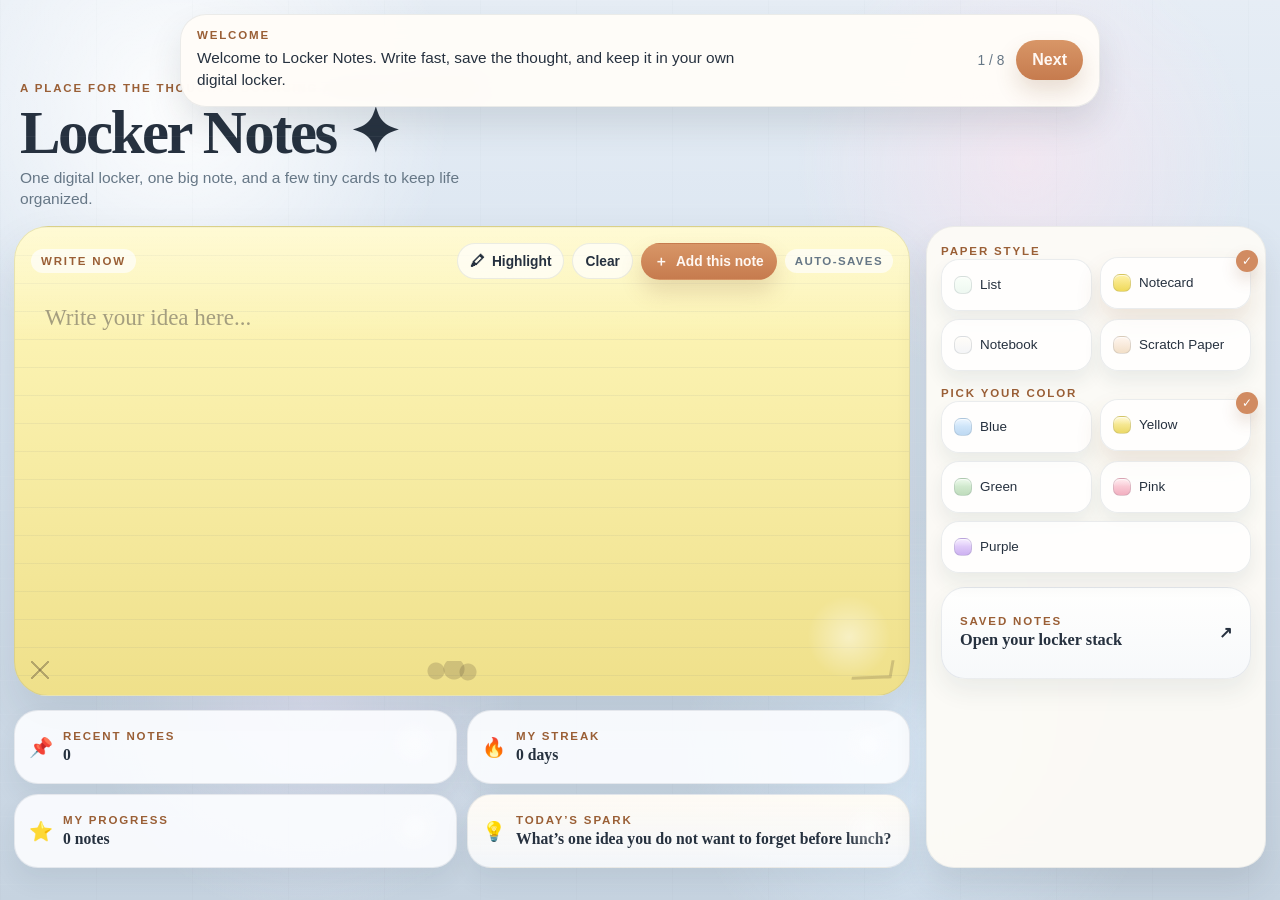
<file: index.html>
<!DOCTYPE html>
<html lang="en">
<head>
  <meta charset="UTF-8" />
  <meta name="viewport" content="width=device-width, initial-scale=1.0" />
  <title>Locker Notes</title>
  <meta
    name="description"
    content="A fun student-friendly locker workspace for sticky notes, notebook pages, lists, scratch paper, and saved ideas."
  />
  <link rel="stylesheet" href="styles.css" />
</head>
<body>
  <div class="app-shell">
    <div class="guide-banner" id="guideBanner" role="status" aria-live="polite">
      <div class="guide-copy">
        <span class="guide-tag">Welcome</span>
        <p id="guideText">Locker Notes is a quick place to write, save, and keep your thoughts without reading a long intro.</p>
      </div>
      <div class="guide-actions">
        <span class="guide-step" id="guideStep">1 / 8</span>
        <button class="guide-next" id="guideNext" type="button">Next</button>
      </div>
    </div>

    <main class="studio">
      <header class="studio-header">
        <div class="brand-block">
          <p class="eyebrow">A place for the thoughts bouncing around your brain</p>
          <h1>Locker Notes ✦</h1>
          <p class="subtitle">One digital locker, one big note, and a few tiny cards to keep life organized.</p>
        </div>
      </header>

      <section class="workspace-column">
        <article class="editor-card paper-card" id="editorCard" data-color="butter" data-kind="notecard">
          <div class="paper-topline">
            <span class="paper-chip">Write now</span>
            <div class="paper-tools">
              <button class="tool-btn tool-btn-small inline-tool" id="highlightBtn" type="button"><span class="tool-icon">🖍</span>Highlight</button>
              <button class="tool-btn tool-btn-small inline-tool" id="removeBtn" type="button">Clear</button>
              <button class="tool-btn tool-btn-small inline-tool primary" id="saveBtn" type="button"><span class="tool-icon">＋</span><span id="saveLabel">Add this note</span></button>
              <span class="paper-chip muted" id="autosaveLabel">Auto-saves</span>
            </div>
          </div>

          <div
            id="editor"
            class="editor"
            contenteditable="true"
            spellcheck="true"
            data-placeholder="Write your idea here..."
            aria-label="Writing space"
          ></div>

          <div class="corner-doodles" aria-hidden="true">
            <span class="doodle doodle-star"></span>
            <span class="doodle doodle-cloud"></span>
            <span class="doodle doodle-arrow"></span>
          </div>
        </article>
      </section>

      <section class="locker-glance" aria-label="Locker at a glance">
        <article class="glance-card">
          <span class="glance-icon">📌</span>
          <div>
            <p class="glance-label">Recent notes</p>
            <strong id="recentCount">0</strong>
          </div>
        </article>
        <article class="glance-card">
          <span class="glance-icon">🔥</span>
          <div>
            <p class="glance-label">My streak</p>
            <strong id="streakCount">0 days</strong>
          </div>
        </article>
        <article class="glance-card">
          <span class="glance-icon">⭐</span>
          <div>
            <p class="glance-label">My progress</p>
            <strong id="progressCount">0 notes</strong>
          </div>
        </article>
        <article class="glance-card spark-card">
          <span class="glance-icon">💡</span>
          <div>
            <p class="glance-label">Today’s spark</p>
            <strong id="sparkText">Write about something you could explain for 5 minutes.</strong>
          </div>
        </article>
      </section>

      <aside class="locker-side" aria-label="Locker cards" hidden aria-hidden="true">
        <article class="side-card side-note">
          <span class="side-kicker">My notes</span>
          <div class="side-line">
            <strong id="savedCounter">0 saved</strong>
            <span class="note-stamp">locker</span>
          </div>
          <p id="sideHint">Tap Add this note to tuck a thought into your locker.</p>
        </article>

        <article class="side-card side-spark">
          <span class="side-kicker">Random idea</span>
          <p id="randomIdea">What song would match the mood of your day?</p>
        </article>

        <article class="side-card side-progress">
          <span class="side-kicker">My progress</span>
          <p id="progressDetail">0 notes created today.</p>
        </article>

        <article class="side-card side-buddy">
          <span class="side-kicker">Locker buddy</span>
          <p id="buddyText">Your notes are safe, even the messy ones.</p>
        </article>
      </aside>

      <footer class="tool-dock" aria-label="Customizing tools">
        <div class="tool-pack">
          <div class="tool-group">
            <span class="dock-label">Paper style</span>
            <div class="style-picker" id="stylePicker">
              <button class="style-choice selected" data-kind="list" type="button">
                <span class="style-thumb style-list"></span>
                <span>List</span>
              </button>
              <button class="style-choice" data-kind="notecard" type="button">
                <span class="style-thumb style-notecard"></span>
                <span>Notecard</span>
              </button>
              <button class="style-choice" data-kind="notebook" type="button">
                <span class="style-thumb style-notebook"></span>
                <span>Notebook</span>
              </button>
              <button class="style-choice" data-kind="scratch" type="button">
                <span class="style-thumb style-scratch"></span>
                <span>Scratch Paper</span>
              </button>
            </div>
          </div>

          <div class="tool-group">
            <span class="dock-label">Pick your color</span>
            <div class="palette" id="palette">
              <button class="paper-swatch selected" data-color="sky" type="button">
                <span class="swatch-sheet"></span>
                <span>Blue</span>
              </button>
              <button class="paper-swatch" data-color="butter" type="button">
                <span class="swatch-sheet"></span>
                <span>Yellow</span>
              </button>
              <button class="paper-swatch" data-color="mint" type="button">
                <span class="swatch-sheet"></span>
                <span>Green</span>
              </button>
              <button class="paper-swatch" data-color="blush" type="button">
                <span class="swatch-sheet"></span>
                <span>Pink</span>
              </button>
              <button class="paper-swatch" data-color="plum" type="button">
                <span class="swatch-sheet"></span>
                <span>Purple</span>
              </button>
            </div>
          </div>
        </div>
        <button class="saved-trigger saved-panel-card" id="savedNotesBtn" type="button" aria-label="View saved notes">
          <span class="saved-trigger-copy">
            <span class="drawer-kicker">Saved notes</span>
            <span class="saved-trigger-title">Open your locker stack</span>
          </span>
          <span class="btn-icon" aria-hidden="true">↗</span>
        </button>
      </footer>
    </main>

    <aside class="saved-drawer" id="savedDrawer" aria-hidden="true">
      <div class="drawer-head">
        <button class="back-btn" id="backBtn" type="button" aria-label="Back to writing">←</button>
        <div>
          <p class="drawer-kicker">Saved notes</p>
          <h2>Your locker stack</h2>
        </div>
      </div>
      <div class="saved-list" id="savedList"></div>
    </aside>
  </div>
  <template id="savedNoteTemplate">
    <article class="saved-note paper-card">
      <div class="paper-topline">
        <span class="paper-chip">Saved</span>
        <button class="mini-remove" type="button" aria-label="Remove saved note">×</button>
      </div>
      <h3 class="saved-title"></h3>
      <p class="saved-preview"></p>
      <div class="saved-meta">
        <button class="load-btn" type="button">Open</button>
        <span class="saved-date"></span>
      </div>
    </article>
  </template>

  <script src="script.js"></script>
</body>
</html>
</file>
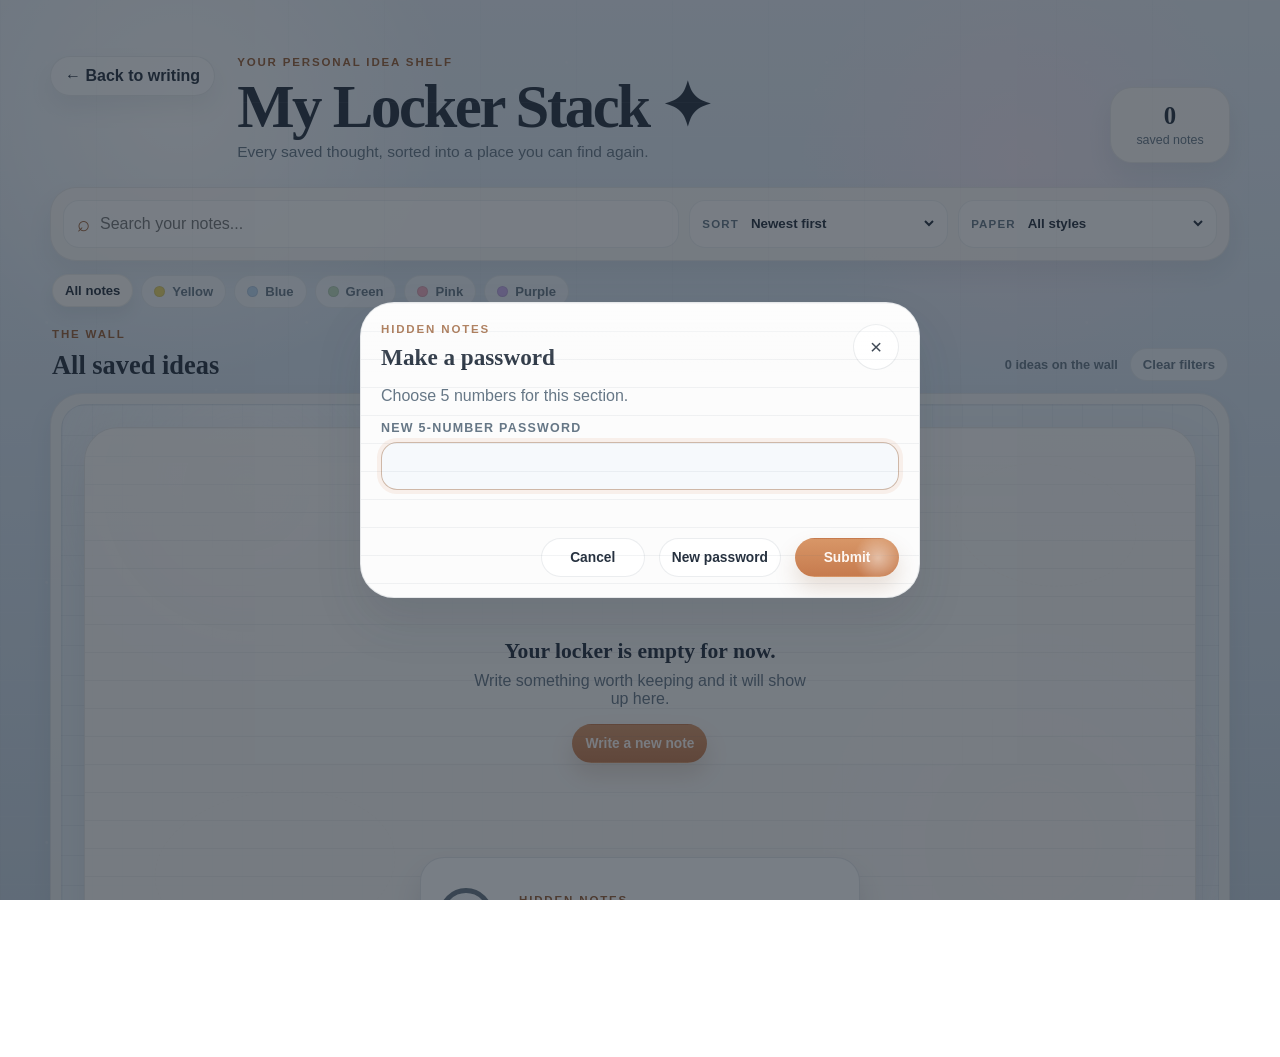
<file: hidden.html>
<!DOCTYPE html>
<html lang="en">
<head>
  <meta charset="UTF-8" />
  <meta name="viewport" content="width=device-width, initial-scale=1.0" />
  <title>Hidden Note | Locker Notes</title>
  <meta name="description" content="Write a hidden Locker Notes idea for the Other section." />
  <link rel="stylesheet" href="styles.css" />
</head>
<body>
  <div class="app-shell hidden-page-shell">
    <main class="studio hidden-studio">
      <header class="studio-header hidden-header">
        <a class="back-link hidden-back-link" href="saved.html#other" aria-label="Back to Other">←</a>
        <div class="brand-block">
          <p class="eyebrow">Other</p>
          <h1>hidden note</h1>
          <p class="subtitle">A private writing space for ideas you want tucked away.</p>
        </div>
      </header>

      <section class="workspace-column">
        <article class="editor-card paper-card" id="editorCard" data-color="butter" data-kind="notecard">
          <div class="paper-topline">
            <span class="paper-chip">Hidden</span>
            <div class="paper-tools">
              <button class="tool-btn tool-btn-small inline-tool" id="highlightBtn" type="button"><span class="tool-icon">🖍</span>Highlight</button>
              <span class="paper-chip muted" id="autosaveLabel">Auto-saves</span>
            </div>
          </div>

          <div
            id="editor"
            class="editor"
            contenteditable="true"
            spellcheck="true"
            data-placeholder="Write your hidden idea here..."
            aria-label="Hidden writing space"
          ></div>

          <div class="corner-doodles" aria-hidden="true">
            <span class="doodle doodle-star"></span>
            <span class="doodle doodle-cloud"></span>
            <span class="doodle doodle-arrow"></span>
          </div>
        </article>
      </section>

      <footer class="tool-dock" aria-label="Hidden note tools">
        <div class="tool-pack">
          <div class="tool-group">
            <span class="dock-label">Paper style</span>
            <div class="style-picker" id="stylePicker">
              <button class="style-choice selected" data-kind="list" type="button">
                <span class="style-thumb style-list"></span>
                <span>List</span>
              </button>
              <button class="style-choice" data-kind="notecard" type="button">
                <span class="style-thumb style-notecard"></span>
                <span>Notecard</span>
              </button>
              <button class="style-choice" data-kind="notebook" type="button">
                <span class="style-thumb style-notebook"></span>
                <span>Notebook</span>
              </button>
              <button class="style-choice" data-kind="scratch" type="button">
                <span class="style-thumb style-scratch"></span>
                <span>Scratch Paper</span>
              </button>
            </div>
          </div>

          <div class="tool-group">
            <span class="dock-label">Pick your color</span>
            <div class="palette" id="palette">
              <button class="paper-swatch selected" data-color="sky" type="button">
                <span class="swatch-sheet"></span>
                <span>Blue</span>
              </button>
              <button class="paper-swatch" data-color="butter" type="button">
                <span class="swatch-sheet"></span>
                <span>Yellow</span>
              </button>
              <button class="paper-swatch" data-color="mint" type="button">
                <span class="swatch-sheet"></span>
                <span>Green</span>
              </button>
              <button class="paper-swatch" data-color="blush" type="button">
                <span class="swatch-sheet"></span>
                <span>Pink</span>
              </button>
              <button class="paper-swatch" data-color="plum" type="button">
                <span class="swatch-sheet"></span>
                <span>Purple</span>
              </button>
            </div>
          </div>

          <div class="tool-group">
            <span class="dock-label">Add this note</span>
            <div class="action-group">
              <button class="tool-btn" id="removeBtn" type="button"><span class="tool-icon">✕</span>Remove</button>
              <button class="tool-btn primary" id="saveBtn" type="button"><span class="tool-icon">＋</span><span id="saveLabel">Add note</span></button>
            </div>
          </div>
        </div>
      </footer>
    </main>
  </div>

  <script src="hidden.js"></script>
</body>
</html>
</file>
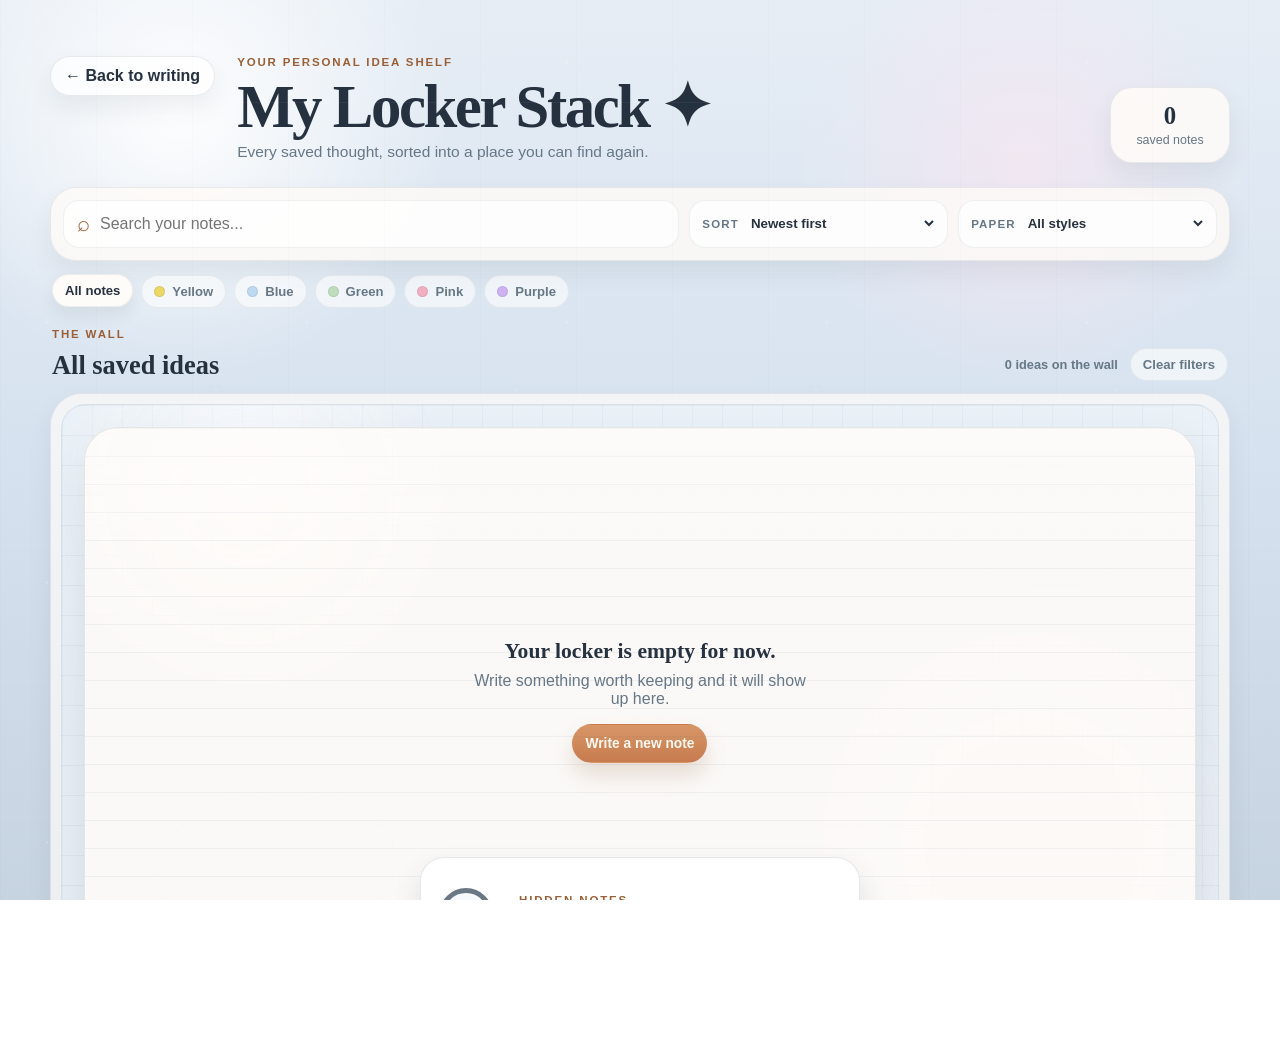
<file: saved.html>
<!DOCTYPE html>
<html lang="en">
<head>
  <meta charset="UTF-8" />
  <meta name="viewport" content="width=device-width, initial-scale=1.0" />
  <title>Saved Notes | Locker Notes</title>
  <meta name="description" content="Browse, filter, and reopen your saved Locker Notes ideas." />
  <link rel="stylesheet" href="styles.css" />
</head>
<body class="saved-page-body">
  <div class="app-shell saved-page-shell">
    <main class="saved-page">
      <header class="saved-page-header">
        <a class="back-link" href="index.html#workspace" aria-label="Back to Locker Notes">← Back to writing</a>
        <div class="saved-page-title">
          <p class="eyebrow">Your personal idea shelf</p>
          <h1>My Locker Stack ✦</h1>
          <p class="subtitle">Every saved thought, sorted into a place you can find again.</p>
        </div>
        <div class="saved-page-count" aria-live="polite">
          <strong id="savedTotal">0</strong>
          <span>saved notes</span>
        </div>
      </header>

      <section class="saved-controls" aria-label="Find saved notes">
        <label class="saved-search">
          <span class="sr-only">Search saved notes</span>
          <span class="search-icon" aria-hidden="true">⌕</span>
          <input id="searchNotes" type="search" placeholder="Search your notes..." autocomplete="off" />
        </label>

        <label class="select-control">
          <span>Sort</span>
          <select id="sortNotes">
            <option value="newest">Newest first</option>
            <option value="oldest">Oldest first</option>
            <option value="edited">Recently edited</option>
            <option value="alphabetical">A to Z</option>
          </select>
        </label>

        <label class="select-control">
          <span>Paper</span>
          <select id="kindFilter">
            <option value="all">All styles</option>
            <option value="notecard">Notecard</option>
            <option value="notebook">Notebook</option>
            <option value="list">List</option>
            <option value="scratch">Scratch Paper</option>
          </select>
        </label>
      </section>

      <nav class="filter-tabs" aria-label="Quick color filters">
        <button class="filter-tab selected" data-color="all" type="button">All notes</button>
        <button class="filter-tab" data-color="butter" type="button"><span class="tab-dot dot-butter"></span>Yellow</button>
        <button class="filter-tab" data-color="sky" type="button"><span class="tab-dot dot-sky"></span>Blue</button>
        <button class="filter-tab" data-color="mint" type="button"><span class="tab-dot dot-mint"></span>Green</button>
        <button class="filter-tab" data-color="blush" type="button"><span class="tab-dot dot-blush"></span>Pink</button>
        <button class="filter-tab" data-color="plum" type="button"><span class="tab-dot dot-plum"></span>Purple</button>
      </nav>

      <section class="saved-results-head">
        <div>
          <p class="eyebrow">The wall</p>
          <h2 id="resultsHeading">All saved ideas</h2>
        </div>
        <div class="board-actions">
          <span class="board-count" id="boardCount">Drag, drop, and group your thoughts</span>
          <button class="clear-filters" id="clearFilters" type="button">Clear filters</button>
        </div>
      </section>

      <section class="brainstorm-board" aria-label="Brainstorming wall">
        <div class="board-surface" id="savedGrid" aria-live="polite" tabindex="0">
          <span class="board-sticker board-sticker-one" aria-hidden="true">✦</span>
          <span class="board-sticker board-sticker-two" aria-hidden="true">→</span>
          <span class="board-sticker board-sticker-three" aria-hidden="true">ideas live here</span>
        </div>
      </section>
    </main>
  </div>

  <template id="savedCardTemplate">
    <article class="saved-note saved-page-note paper-card">
      <div class="saved-note-topline">
        <span class="paper-chip saved-kind"></span>
        <span class="saved-color-label"></span>
        <button class="mini-remove" type="button" aria-label="Remove saved note">×</button>
      </div>
      <h3 class="saved-title"></h3>
      <p class="saved-preview"></p>
      <div class="saved-meta">
        <button class="load-btn" type="button">Open note</button>
        <button class="move-hidden-btn" type="button">Move to Other</button>
        <span class="saved-date"></span>
      </div>
    </article>
  </template>

  <div class="note-modal-backdrop" id="noteModal" aria-hidden="true">
    <section class="note-modal paper-card" role="dialog" aria-modal="true" aria-labelledby="modalTitle">
      <div class="note-modal-head">
        <div>
          <p class="eyebrow">Editing your note</p>
          <h2 id="modalTitle">Open note</h2>
        </div>
        <button class="back-btn modal-close" id="closeModal" type="button" aria-label="Close note editor">×</button>
      </div>

      <div class="note-modal-tools">
        <label class="modal-select">
          <span>Color</span>
          <select id="modalColor">
            <option value="sky">Blue</option>
            <option value="butter">Yellow</option>
            <option value="mint">Green</option>
            <option value="blush">Pink</option>
            <option value="plum">Purple</option>
          </select>
        </label>
        <label class="modal-select">
          <span>Paper</span>
          <select id="modalKind">
            <option value="notecard">Notecard</option>
            <option value="notebook">Notebook</option>
            <option value="list">List</option>
            <option value="scratch">Scratch Paper</option>
          </select>
        </label>
      </div>

      <div class="note-modal-paper paper-card" id="modalPaper" data-color="butter" data-kind="notecard">
        <div class="paper-topline">
          <span class="paper-chip">Your note</span>
          <span class="paper-chip muted">Edit mode</span>
        </div>
        <div class="note-modal-editor" id="modalEditor" contenteditable="true" spellcheck="true" aria-label="Edit saved note"></div>
      </div>

      <div class="note-modal-actions">
        <button class="tool-btn" id="cancelModal" type="button">Cancel</button>
        <button class="tool-btn primary" id="updateNote" type="button"><span class="tool-icon">✓</span>Update note</button>
      </div>
    </section>
  </div>

  <div class="secret-modal-backdrop" id="secretModal" aria-hidden="true">
    <section class="secret-modal paper-card" role="dialog" aria-modal="true" aria-labelledby="secretTitle">
      <div class="secret-modal-head">
        <div>
          <p class="eyebrow">Hidden notes</p>
          <h2 id="secretTitle">Make a password</h2>
        </div>
        <button class="back-btn modal-close" id="secretClose" type="button" aria-label="Close hidden notes">×</button>
      </div>

      <p class="secret-message" id="secretMessage">Choose 5 numbers for this section.</p>
      <label class="secret-input-label">
        <span id="secretInputLabel">Password</span>
        <input id="secretPasswordInput" type="password" inputmode="numeric" maxlength="5" autocomplete="off" pattern="[0-9]{5}" />
      </label>
      <p class="secret-error" id="secretError" role="alert" aria-live="polite"></p>

      <div class="secret-notes-panel" id="secretNotesPanel" hidden>
        <div class="secret-notes-head">
          <strong id="secretNotesCount">0 hidden notes</strong>
          <a class="tool-btn primary secret-add-link" href="hidden.html">Add hidden note</a>
        </div>
        <div class="secret-notes-list" id="secretNotesList"></div>
      </div>

      <div class="secret-actions">
        <button class="tool-btn" id="secretCancel" type="button">Cancel</button>
        <button class="tool-btn" id="secretNewPassword" type="button">New password</button>
        <button class="tool-btn primary" id="secretSubmit" type="button">Submit</button>
      </div>
    </section>
  </div>

  <script src="saved.js"></script>
</body>
</html>
</file>
<file: styles.css>
:root {
  --ink: #26313f;
  --muted: #667786;
  --accent: #d18b61;
  --accent-dark: #9a5f36;
  --shadow: 0 24px 48px rgba(42, 58, 71, 0.12);
  --soft-shadow: 0 12px 24px rgba(42, 58, 71, 0.08);
  --round-xl: 34px;
  --round-lg: 24px;
  --round-md: 18px;
}

* {
  box-sizing: border-box;
}

html,
body {
  height: 100%;
}

html {
  overflow: hidden;
}

body {
  margin: 0;
  color: var(--ink);
  font-family: "Trebuchet MS", "Avenir Next", "Arial", sans-serif;
  background:
    radial-gradient(circle at 14% 12%, rgba(255, 255, 255, 0.95), transparent 20%),
    radial-gradient(circle at 80% 18%, rgba(255, 229, 240, 0.55), transparent 18%),
    radial-gradient(circle at 72% 84%, rgba(224, 240, 255, 0.7), transparent 20%),
    radial-gradient(circle at 24% 78%, rgba(243, 237, 255, 0.5), transparent 18%),
    linear-gradient(180deg, #e6edf5 0%, #d6e2ef 50%, #c6d3e0 100%);
}

body::before {
  content: "";
  position: fixed;
  inset: 0;
  pointer-events: none;
  opacity: 0.52;
  background-image:
    linear-gradient(rgba(255, 255, 255, 0.09) 1px, transparent 1px),
    linear-gradient(90deg, rgba(98, 112, 126, 0.04) 1px, transparent 1px),
    radial-gradient(circle at 18% 24%, rgba(255, 255, 255, 0.35) 0 1px, transparent 2px),
    radial-gradient(circle at 72% 30%, rgba(255, 255, 255, 0.28) 0 1px, transparent 2px);
  background-size: 100% 34px, 96px 100%, 260px 260px, 300px 300px;
}

button,
input {
  font: inherit;
}

button {
  border: 0;
  cursor: pointer;
}

h1,
h2,
h3,
p {
  margin: 0;
}

.app-shell {
  height: 100vh;
  padding: 14px;
}

.guide-banner {
  position: fixed;
  z-index: 60;
  top: 14px;
  left: 50%;
  transform: translateX(-50%);
  width: min(920px, calc(100vw - 24px));
  display: flex;
  align-items: center;
  justify-content: space-between;
  gap: 16px;
  padding: 14px 16px;
  border-radius: 26px;
  background: rgba(255, 252, 248, 0.96);
  border: 1px solid rgba(93, 109, 122, 0.12);
  box-shadow: 0 18px 34px rgba(46, 59, 68, 0.13);
  backdrop-filter: blur(12px);
  animation: banner-in 500ms ease-out both;
}

@keyframes banner-in {
  from {
    opacity: 0;
    transform: translateX(-50%) translateY(-18px);
  }
  to {
    opacity: 1;
    transform: translateX(-50%) translateY(0);
  }
}

.guide-copy {
  display: grid;
  gap: 6px;
}

.guide-tag,
.dock-label,
.drawer-kicker,
.paper-chip,
.side-kicker,
.glance-label,
.eyebrow {
  font-size: 0.72rem;
  font-weight: 800;
  letter-spacing: 0.16em;
  text-transform: uppercase;
  color: var(--accent-dark);
}

.guide-banner p {
  font-size: 0.96rem;
  line-height: 1.45;
  color: var(--ink);
  max-width: 64ch;
}

.guide-actions {
  display: flex;
  align-items: center;
  gap: 12px;
}

.guide-step {
  font-size: 0.86rem;
  color: var(--muted);
  white-space: nowrap;
}

.guide-next,
.saved-trigger,
.tool-btn,
.load-btn,
.mini-remove,
.back-btn {
  border-radius: 999px;
  transition: transform 160ms ease, box-shadow 160ms ease, background-color 160ms ease, opacity 160ms ease, filter 160ms ease;
}

.guide-next,
.saved-trigger,
.tool-btn.primary {
  background: linear-gradient(180deg, #d89667, #c67b4e);
  color: #fff8f3;
  box-shadow: 0 12px 22px rgba(135, 82, 46, 0.18);
}

.guide-next {
  padding: 11px 16px;
  font-weight: 700;
}

.studio {
  height: 100%;
  display: grid;
  grid-template-columns: minmax(0, 1fr) minmax(306px, 340px);
  grid-template-rows: auto minmax(0, 1fr) auto;
  gap: 14px 16px;
  padding-top: 68px;
  padding-bottom: 18px;
}

.studio-header {
  grid-column: 1 / -1;
  display: flex;
  justify-content: space-between;
  align-items: end;
  gap: 16px;
  padding: 0 6px 2px;
}

.workspace-column {
  grid-column: 1;
  grid-row: 2;
  display: grid;
  grid-template-rows: minmax(0, 1fr);
  min-width: 0;
  min-height: 0;
}

.brand-block {
  max-width: 720px;
}

.eyebrow {
  margin-bottom: 10px;
}

h1 {
  font-family: Georgia, "Times New Roman", serif;
  font-size: clamp(2.2rem, 5vw, 3.8rem);
  line-height: 0.95;
  letter-spacing: -0.04em;
  margin-bottom: 6px;
}

.subtitle {
  max-width: 56ch;
  color: var(--muted);
  line-height: 1.35;
  font-size: 0.97rem;
}

.saved-trigger {
  display: inline-flex;
  align-items: center;
  gap: 8px;
  padding: 13px 18px;
  font-weight: 700;
}

.btn-icon {
  font-size: 1rem;
}

.locker-glance {
  grid-column: 1;
  display: grid;
  grid-template-columns: repeat(2, minmax(0, 1fr));
  gap: 10px;
}

.glance-card,
.side-card {
  position: relative;
  overflow: hidden;
  border-radius: var(--round-lg);
  border: 1px solid rgba(92, 108, 123, 0.12);
  background: rgba(252, 253, 255, 0.9);
  box-shadow: var(--soft-shadow);
}

.glance-card {
  min-height: 74px;
  display: flex;
  align-items: center;
  gap: 10px;
  padding: 12px 14px;
}

.glance-card::after,
.side-card::after,
.paper-card::after {
  content: "";
  position: absolute;
  inset: auto 14px 12px auto;
  width: 54px;
  height: 54px;
  background: radial-gradient(circle, rgba(255, 255, 255, 0.46), transparent 64%);
  pointer-events: none;
}

.glance-icon {
  font-size: 1.2rem;
}

.glance-card strong {
  display: inline-block;
  margin-top: 4px;
  font-family: Georgia, "Times New Roman", serif;
  font-size: 0.98rem;
}

.spark-card {
  background: linear-gradient(180deg, rgba(255, 251, 244, 0.98), rgba(247, 249, 252, 0.92));
}

.paper-card {
  position: relative;
  overflow: hidden;
  border-radius: var(--round-xl);
  border: 1px solid rgba(92, 108, 123, 0.14);
  box-shadow: var(--shadow);
}

.paper-card::before {
  content: "";
  position: absolute;
  inset: 0;
  background:
    linear-gradient(180deg, rgba(255, 255, 255, 0.34), transparent 24%),
    linear-gradient(rgba(90, 111, 127, 0.08) 1px, transparent 1px);
  background-size: auto, 100% 28px;
  pointer-events: none;
}

.editor-card {
  min-height: 0;
  height: auto;
  display: grid;
  grid-template-rows: auto minmax(0, 1fr);
  gap: 12px;
  padding: 16px;
  transform: none;
}

.editor-card::after {
  width: 92px;
  height: 92px;
}

.editor-card[data-kind="notecard"] {
  background: linear-gradient(180deg, #fff8be, #efe08a);
}

.editor-card[data-kind="notebook"] {
  background: linear-gradient(180deg, rgba(255, 252, 247, 0.98), rgba(249, 250, 252, 0.95));
}

.editor-card[data-kind="list"] {
  background: linear-gradient(180deg, rgba(250, 255, 249, 0.98), rgba(240, 248, 243, 0.94));
}

.editor-card[data-kind="scratch"] {
  background: linear-gradient(180deg, #fff7f0 0%, #efe1cf 100%);
}

.editor-card[data-color="butter"] {
  --paper-ink: #2d2821;
  --paper-rule: rgba(96, 83, 43, 0.16);
}

.editor-card[data-color="blush"] {
  --paper-ink: #34252d;
  --paper-rule: rgba(147, 90, 110, 0.16);
}

.editor-card[data-color="sky"] {
  --paper-ink: #22323f;
  --paper-rule: rgba(65, 104, 143, 0.18);
}

.editor-card[data-color="mint"] {
  --paper-ink: #20352a;
  --paper-rule: rgba(72, 122, 91, 0.18);
}

.editor-card[data-color="plum"] {
  --paper-ink: #33213f;
  --paper-rule: rgba(117, 80, 147, 0.18);
}

.paper-topline,
.saved-meta,
.drawer-head {
  position: relative;
  z-index: 1;
}

.paper-topline {
  display: flex;
  justify-content: space-between;
  align-items: center;
  gap: 10px;
}

.paper-tools {
  display: inline-flex;
  align-items: center;
  justify-content: flex-end;
  flex-wrap: wrap;
  gap: 8px;
  min-width: 0;
}

.paper-chip {
  display: inline-flex;
  align-items: center;
  padding: 6px 10px;
  border-radius: 999px;
  background: rgba(255, 255, 255, 0.68);
}

.paper-chip.muted {
  color: var(--muted);
  letter-spacing: 0.12em;
}

.style-picker,
.palette,
.action-group {
  display: grid;
  grid-template-columns: repeat(2, minmax(0, 1fr));
  gap: 8px;
}

.paper-swatch:nth-child(5) {
  grid-column: 1 / -1;
}

.style-choice,
.paper-swatch {
  position: relative;
  display: inline-flex;
  align-items: center;
  gap: 8px;
  min-height: 52px;
  border-radius: 18px;
  padding: 10px 12px;
  background: rgba(255, 255, 255, 0.8);
  border: 1px solid rgba(92, 108, 123, 0.12);
  color: var(--ink);
  box-shadow: 0 10px 18px rgba(44, 58, 69, 0.08);
  font-size: 0.84rem;
  white-space: nowrap;
}

.style-choice {
  min-width: 0;
}

.paper-swatch {
  min-width: 0;
}

.style-choice.selected,
.paper-swatch.selected {
  transform: translateY(-2px);
  box-shadow: 0 14px 26px rgba(135, 82, 46, 0.14);
}

.style-choice.selected::after,
.paper-swatch.selected::after {
  content: "✓";
  position: absolute;
  top: -8px;
  right: -8px;
  width: 22px;
  height: 22px;
  border-radius: 50%;
  display: grid;
  place-items: center;
  background: var(--accent);
  color: #fff;
  font-size: 0.74rem;
  box-shadow: 0 8px 16px rgba(131, 76, 44, 0.18);
}

.style-thumb,
.swatch-sheet {
  width: 18px;
  height: 18px;
  border-radius: 7px;
  border: 1px solid rgba(83, 95, 108, 0.16);
  box-shadow: inset 0 1px 0 rgba(255, 255, 255, 0.6);
}

.style-notecard {
  background: linear-gradient(180deg, #fff2a8, #efd95a);
}

.style-notebook {
  background:
    linear-gradient(180deg, #fffdf8, #f4f5f7),
    repeating-linear-gradient(180deg, transparent 0 5px, rgba(83, 95, 108, 0.18) 5px 6px, transparent 6px 11px);
}

.style-list {
  background:
    linear-gradient(180deg, #f9fff9, #eef8f1),
    linear-gradient(90deg, transparent 0 7px, rgba(125, 160, 137, 0.22) 7px 8px, transparent 8px 100%);
}

.style-scratch {
  background:
    linear-gradient(180deg, #fff6ef, #f2dfc8),
    linear-gradient(135deg, transparent 0 70%, rgba(92, 71, 48, 0.18) 70% 73%, transparent 73%);
}

.swatch-sheet {
  position: relative;
  overflow: hidden;
}

.swatch-sheet::before {
  content: "";
  position: absolute;
  inset: 0;
  background: linear-gradient(180deg, rgba(255, 255, 255, 0.38), transparent 46%);
}

.paper-swatch[data-color="butter"] .swatch-sheet {
  background: linear-gradient(180deg, #fff5b9, #ebd866);
}

.paper-swatch[data-color="blush"] .swatch-sheet {
  background: linear-gradient(180deg, #ffe0e6, #f2afc0);
}

.paper-swatch[data-color="sky"] .swatch-sheet {
  background: linear-gradient(180deg, #ddefff, #bed9f2);
}

.paper-swatch[data-color="mint"] .swatch-sheet {
  background: linear-gradient(180deg, #e0f5de, #bfdcbc);
}

.paper-swatch[data-color="plum"] .swatch-sheet {
  background: linear-gradient(180deg, #efe0ff, #cdb1f1);
}

.editor {
  position: relative;
  z-index: 1;
  min-height: 0;
  height: 100%;
  padding: 8px 14px 56px 14px;
  border-radius: 24px;
  outline: none;
  font-family: Georgia, "Times New Roman", serif;
  font-size: clamp(1.18rem, 1.8vw, 1.5rem);
  line-height: 1.52;
  color: var(--paper-ink, #2a2730);
  white-space: pre-wrap;
  overflow: hidden;
}

.editor::selection,
.editor *::selection {
  background: rgba(253, 226, 98, 0.78);
}

.editor:empty::before {
  content: attr(data-placeholder);
  color: rgba(42, 39, 48, 0.42);
}

.editor mark {
  background: linear-gradient(180deg, rgba(255, 237, 90, 0.95), rgba(253, 209, 61, 0.95));
  padding: 0 0.14em;
  border-radius: 0.18em;
}

.paper-card[data-kind="notebook"] .editor {
  background-image: repeating-linear-gradient(180deg, transparent 0 27px, rgba(96, 112, 125, 0.14) 28px, transparent 29px);
  background-size: 100% 100%;
}

.paper-card[data-kind="notebook"] .editor::before {
  content: "";
  position: absolute;
  left: 0;
  top: 0;
  bottom: 0;
  width: 40px;
  border-right: 1px solid rgba(132, 85, 45, 0.18);
  background:
    radial-gradient(circle, rgba(70, 85, 100, 0.35) 0 4px, transparent 5px) 13px 20px / 16px 34px repeat-y,
    linear-gradient(180deg, rgba(174, 189, 201, 0.35), rgba(174, 189, 201, 0.12));
  pointer-events: none;
}

.paper-card[data-kind="list"] .editor {
  background-image:
    linear-gradient(90deg, rgba(97, 140, 104, 0.13) 0 8px, transparent 8px),
    repeating-linear-gradient(180deg, transparent 0 30px, rgba(97, 140, 104, 0.16) 31px, transparent 32px);
}

.paper-card[data-kind="list"] .editor ul {
  margin: 0 0 0 8px;
  padding-left: 20px;
}

.paper-card[data-kind="list"] .editor li {
  margin-bottom: 10px;
}

.paper-card[data-kind="scratch"] .editor {
  background-image:
    linear-gradient(180deg, rgba(255, 255, 255, 0.12), transparent 30%),
    radial-gradient(circle at 18px 18px, rgba(80, 65, 48, 0.08) 0 2px, transparent 3px),
    radial-gradient(circle at 90% 90%, rgba(80, 65, 48, 0.08) 0 2px, transparent 3px);
}

.paper-card[data-kind="scratch"]::before {
  clip-path: polygon(1% 3%, 6% 0, 13% 2%, 19% 0, 28% 3%, 36% 1%, 45% 0, 55% 2%, 63% 0, 71% 3%, 82% 1%, 91% 0, 98% 3%, 100% 10%, 99% 20%, 100% 30%, 99% 40%, 100% 52%, 99% 62%, 100% 72%, 99% 82%, 100% 91%, 97% 100%, 90% 98%, 81% 100%, 72% 97%, 64% 100%, 56% 98%, 46% 100%, 37% 97%, 29% 100%, 20% 98%, 11% 100%, 4% 97%, 0 90%, 1% 80%, 0 70%, 1% 60%, 0 48%, 1% 38%, 0 28%, 1% 16%);
}

.corner-doodles {
  position: absolute;
  inset: auto 16px 14px 16px;
  display: flex;
  justify-content: space-between;
  pointer-events: none;
}

.doodle {
  position: relative;
  opacity: 0.88;
}

.doodle-star {
  width: 18px;
  height: 18px;
  background:
    linear-gradient(45deg, transparent 46%, rgba(80, 65, 48, 0.42) 46% 54%, transparent 54%),
    linear-gradient(135deg, transparent 46%, rgba(80, 65, 48, 0.42) 46% 54%, transparent 54%);
}

.doodle-cloud {
  width: 54px;
  height: 20px;
  border-radius: 999px;
  background: radial-gradient(circle at 12px 10px, rgba(80, 65, 48, 0.24) 0 8px, transparent 9px), radial-gradient(circle at 30px 8px, rgba(80, 65, 48, 0.24) 0 10px, transparent 11px), radial-gradient(circle at 44px 11px, rgba(80, 65, 48, 0.24) 0 8px, transparent 9px);
}

.doodle-arrow {
  width: 40px;
  height: 18px;
  border-bottom: 3px solid rgba(80, 65, 48, 0.24);
  border-right: 3px solid rgba(80, 65, 48, 0.24);
  transform: rotate(-2deg) skewX(-12deg);
}

.locker-side {
  min-height: clamp(260px, 42vh, 440px);
  height: 100%;
  display: grid;
  grid-template-rows: repeat(4, minmax(0, 1fr));
  gap: 12px;
}

.side-card {
  padding: 12px 13px 10px;
  display: grid;
  align-content: start;
  gap: 8px;
  min-height: 0;
}

.side-line {
  display: flex;
  align-items: center;
  justify-content: space-between;
  gap: 10px;
}

.side-card strong,
.saved-note h3,
.saved-preview {
  position: relative;
  z-index: 1;
}

.side-card strong {
  font-family: Georgia, "Times New Roman", serif;
  font-size: 0.98rem;
}

.note-stamp {
  font-size: 0.72rem;
  font-weight: 800;
  letter-spacing: 0.1em;
  text-transform: uppercase;
  color: var(--accent-dark);
  background: rgba(181, 125, 86, 0.1);
  padding: 4px 8px;
  border-radius: 999px;
}

.side-card p {
  color: var(--muted);
  line-height: 1.38;
  font-size: 0.88rem;
}

.tool-dock {
  grid-column: 2;
  grid-row: 2 / 4;
  position: relative;
  z-index: 55;
  width: 100%;
  min-width: 0;
  min-height: 0;
  display: grid;
  gap: 14px;
  align-content: start;
  padding: 14px;
  border-radius: 28px;
  background: rgba(253, 251, 246, 0.94);
  border: 1px solid rgba(93, 109, 122, 0.1);
  box-shadow: 0 18px 32px rgba(46, 59, 68, 0.12);
  backdrop-filter: blur(12px);
  overflow: hidden;
}

.tool-pack {
  display: grid;
  gap: 12px;
  min-width: 0;
}

.action-group {
  display: grid;
  grid-template-columns: repeat(2, minmax(0, 1fr));
  gap: 8px;
  width: 100%;
}

.tool-btn {
  display: inline-flex;
  align-items: center;
  gap: 8px;
  justify-content: center;
  width: 100%;
  padding: 11px 12px;
  background: rgba(255, 255, 255, 0.88);
  color: var(--ink);
  font-weight: 700;
  border: 1px solid rgba(92, 108, 123, 0.12);
  font-size: 0.86rem;
  white-space: nowrap;
}

.tool-btn-small {
  min-height: 46px;
}

.inline-tool {
  width: auto;
  min-height: 36px;
  padding: 8px 12px;
  border-radius: 999px;
  background: rgba(255, 255, 255, 0.7);
}

.tool-btn.primary {
  border-color: transparent;
}

.tool-btn.danger {
  background: rgba(255, 244, 244, 0.94);
}

.tool-icon {
  font-size: 0.9rem;
}

.style-picker,
.palette {
  display: grid;
  grid-template-columns: repeat(2, minmax(0, 1fr));
  gap: 8px;
  overflow: visible;
  scrollbar-width: none;
  -ms-overflow-style: none;
}

.saved-panel-card {
  width: 100%;
  display: flex;
  justify-content: space-between;
  align-items: center;
  gap: 14px;
  min-height: 92px;
  padding: 18px 18px;
  border-radius: 24px;
  background: linear-gradient(180deg, rgba(255, 255, 255, 0.92), rgba(246, 248, 251, 0.92));
  border: 1px solid rgba(92, 108, 123, 0.12);
  box-shadow: 0 12px 24px rgba(44, 58, 69, 0.08);
  color: var(--ink);
}

.saved-trigger-copy {
  display: grid;
  gap: 4px;
  text-align: left;
}

.saved-trigger-title {
  font-family: Georgia, "Times New Roman", serif;
  font-size: 1.02rem;
  line-height: 1.15;
  white-space: normal;
}

.style-picker::-webkit-scrollbar,
.palette::-webkit-scrollbar {
  display: none;
}

.tool-btn:hover,
.guide-next:hover,
.saved-trigger:hover,
.load-btn:hover,
.mini-remove:hover,
.back-btn:hover {
  transform: translateY(-1px);
}

.paper-pop {
  animation: paper-pop 260ms ease-out;
}

@keyframes paper-pop {
  0% {
    transform: scale(0.98);
  }
  60% {
    transform: scale(1.02);
  }
  100% {
    transform: scale(1);
  }
}

.saved-drawer {
  position: absolute;
  inset: 16px 16px 16px auto;
  width: min(370px, calc(100vw - 32px));
  display: grid;
  grid-template-rows: auto minmax(0, 1fr);
  gap: 14px;
  padding: 18px;
  border-radius: var(--round-xl);
  border: 1px solid rgba(92, 108, 123, 0.14);
  box-shadow: var(--shadow);
  background: linear-gradient(180deg, rgba(247, 250, 253, 0.97), rgba(240, 245, 249, 0.97));
  transform: translateX(112%);
  opacity: 0;
  pointer-events: none;
  transition: transform 240ms ease, opacity 240ms ease;
  z-index: 40;
}

.saved-drawer.open {
  transform: translateX(0);
  opacity: 1;
  pointer-events: auto;
}

.drawer-head {
  display: flex;
  align-items: center;
  gap: 14px;
}

.drawer-head h2 {
  font-family: Georgia, "Times New Roman", serif;
  font-size: 1.45rem;
  line-height: 1.08;
}

.back-btn {
  width: 46px;
  height: 46px;
  border: 1px solid rgba(92, 108, 123, 0.14);
  background: rgba(255, 255, 255, 0.85);
  font-size: 1.3rem;
  color: var(--ink);
}

.saved-list {
  min-height: 0;
  display: grid;
  gap: 12px;
  overflow: auto;
  padding-right: 2px;
}

.saved-note {
  padding: 14px;
  min-height: 162px;
  background: linear-gradient(180deg, rgba(255, 252, 247, 0.98), rgba(249, 250, 252, 0.96));
}

.saved-note[data-color="butter"] {
  background: linear-gradient(180deg, #fff8be, #efe08a);
}

.saved-note[data-color="blush"] {
  background: linear-gradient(180deg, #ffe0e6, #f6bcc9);
}

.saved-note[data-color="sky"] {
  background: linear-gradient(180deg, #ddefff, #bfdbf4);
}

.saved-note[data-color="mint"] {
  background: linear-gradient(180deg, #e0f3dd, #c6e8c2);
}

.saved-note[data-color="plum"] {
  background: linear-gradient(180deg, #efe0ff, #cdb1f1);
}

.saved-note h3 {
  font-family: Georgia, "Times New Roman", serif;
  font-size: 1.08rem;
  margin-bottom: 10px;
}

.saved-preview {
  min-height: 54px;
  color: #3c4954;
  font-size: 0.94rem;
  line-height: 1.45;
  margin-bottom: 10px;
}

.saved-meta {
  display: flex;
  justify-content: space-between;
  align-items: center;
  gap: 10px;
  flex-wrap: wrap;
}

.load-btn {
  padding: 9px 14px;
  background: rgba(255, 255, 255, 0.82);
  color: var(--ink);
  font-weight: 700;
}

.move-hidden-btn {
  padding: 8px 10px;
  border-radius: 999px;
  background: rgba(255, 255, 255, 0.72);
  border: 1px solid rgba(92, 108, 123, 0.12);
  color: var(--accent-dark);
  font-size: 0.74rem;
  font-weight: 800;
  white-space: nowrap;
}

.move-wall-btn {
  padding: 8px 10px;
  border-radius: 999px;
  background: rgba(255, 255, 255, 0.72);
  border: 1px solid rgba(92, 108, 123, 0.12);
  color: var(--accent-dark);
  font-size: 0.74rem;
  font-weight: 800;
  white-space: nowrap;
}

.saved-date {
  color: var(--muted);
  font-size: 0.75rem;
  white-space: nowrap;
}

.mini-remove {
  width: 28px;
  height: 28px;
  background: rgba(255, 255, 255, 0.72);
  color: var(--ink);
  font-size: 1.05rem;
  line-height: 1;
}

.stamp {
  animation: stamp 240ms ease-out;
}

@keyframes stamp {
  0% { transform: scale(0.92); opacity: 0.2; }
  60% { transform: scale(1.05); opacity: 1; }
  100% { transform: scale(1); opacity: 1; }
}

.pulse {
  animation: pulse 900ms ease-in-out infinite alternate;
}

@keyframes pulse {
  from { box-shadow: 0 0 0 0 rgba(177, 125, 86, 0.22); }
  to { box-shadow: 0 0 0 8px rgba(177, 125, 86, 0.02); }
}

.hide {
  display: none !important;
}

.locker-side[hidden] {
  display: none !important;
}

.saved-drawer::-webkit-scrollbar,
.saved-list::-webkit-scrollbar {
  width: 10px;
}

.saved-drawer::-webkit-scrollbar-thumb,
.saved-list::-webkit-scrollbar-thumb {
  background: rgba(98, 112, 126, 0.22);
  border-radius: 999px;
}

@media (max-width: 1080px) {
  .studio {
    grid-template-columns: 1fr;
    grid-template-rows: auto auto auto auto;
    padding-right: 0;
  }

  .studio-header,
  .workspace-column,
  .locker-glance,
  .tool-dock {
    grid-column: 1 / -1;
    grid-row: auto;
  }

  .studio-header { order: 1; }
  .workspace-column { order: 2; }
  .tool-dock { order: 3; }
  .locker-glance { order: 4; }

  .tool-dock {
    position: relative;
    top: auto;
    width: auto;
    max-height: none;
  }

  .locker-glance {
    grid-template-columns: repeat(2, minmax(0, 1fr));
  }

  .locker-side {
    grid-template-columns: repeat(4, minmax(0, 1fr));
    grid-template-rows: auto;
  }
}

@media (max-width: 780px) {
  .app-shell {
    padding: 10px;
  }

  .guide-banner {
    width: calc(100vw - 16px);
    top: 8px;
    padding: 12px 14px;
    flex-direction: column;
    align-items: stretch;
  }

  .guide-actions {
    justify-content: space-between;
  }

  .studio {
    grid-template-columns: 1fr;
    grid-template-rows: auto auto auto auto;
    padding-top: 84px;
    gap: 10px;
    padding-right: 0;
  }

  .studio-header,
  .workspace-column,
  .locker-glance,
  .tool-dock {
    grid-column: 1 / -1;
    grid-row: auto;
  }

  .tool-dock {
    position: relative;
    top: auto;
    width: auto;
    max-height: none;
  }

  .studio-header {
    flex-direction: column;
    align-items: start;
  }

  .saved-trigger {
    width: 100%;
    justify-content: center;
  }

  .locker-glance {
    grid-template-columns: repeat(2, minmax(0, 1fr));
  }

  .locker-side {
    grid-template-columns: repeat(2, minmax(0, 1fr));
    grid-template-rows: auto;
  }

  .editor-card {
    padding: 14px;
  }

  .editor {
    font-size: 1.16rem;
    padding: 8px 12px 52px 12px;
  }

  .style-choice,
  .paper-swatch {
    min-width: 0;
    flex: 0 0 auto;
  }

  .saved-drawer {
    inset: 102px 10px 10px 10px;
    width: auto;
    transform: translateY(110%);
  }

  .saved-drawer.open {
    transform: translateY(0);
  }
}

@media (max-width: 560px) {
  .locker-glance,
  .locker-side {
    grid-template-columns: 1fr;
  }

  .tool-pack {
    width: 100%;
  }

  .tool-dock {
    width: 100%;
  }

  .action-group {
    width: 100%;
  }
}

@media (max-height: 790px) {
  .app-shell {
    padding: 10px;
  }

  .guide-banner {
    padding: 10px 12px;
  }

  .guide-banner p {
    font-size: 0.9rem;
  }

  .subtitle {
    display: none;
  }

  .studio-header {
    padding-bottom: 0;
  }

  .locker-glance {
    grid-template-columns: repeat(2, minmax(0, 1fr));
    gap: 8px;
  }

  .locker-side {
    display: none;
  }

  .glance-card {
    min-height: 60px;
    padding: 8px 10px;
  }

  .glance-card strong {
    font-size: 0.92rem;
  }

  .editor-card {
    gap: 10px;
    padding: 14px;
  }

  .paper-card[data-kind="notebook"] .editor::before {
    width: 32px;
  }

  .editor {
    padding-bottom: 44px;
  }

  .studio { gap: 10px; }

  .tool-dock {
    gap: 10px;
    padding: 12px;
  }

  .tool-btn {
    padding: 8px 11px;
  }

  .tool-pack,
  .action-group,
  .style-picker,
  .palette { max-width: 100%; }

  .style-choice,
  .paper-swatch { min-width: 0; padding: 7px 8px; gap: 6px; }

  .style-thumb,
  .swatch-sheet {
    width: 16px;
    height: 16px;
  }

}

/* Saved notes page */
.saved-page-body {
  height: auto;
  min-height: 100vh;
  overflow-y: auto;
}

.sr-only {
  position: absolute;
  width: 1px;
  height: 1px;
  padding: 0;
  margin: -1px;
  overflow: hidden;
  clip: rect(0, 0, 0, 0);
  white-space: nowrap;
  border: 0;
}

.saved-page-shell {
  min-height: 100vh;
  padding: 22px;
}

.saved-page {
  width: min(1180px, 100%);
  margin: 0 auto;
  padding: 34px 0 48px;
}

.saved-page-header {
  display: grid;
  grid-template-columns: auto minmax(0, 1fr) auto;
  align-items: end;
  gap: 22px;
  margin-bottom: 24px;
}

.back-link {
  align-self: start;
  padding: 10px 14px;
  border-radius: 999px;
  color: var(--ink);
  background: rgba(255, 255, 255, 0.72);
  border: 1px solid rgba(92, 108, 123, 0.13);
  box-shadow: var(--soft-shadow);
  text-decoration: none;
  font-weight: 700;
  transition: transform 160ms ease, box-shadow 160ms ease;
}

.back-link:hover {
  transform: translateY(-1px);
  box-shadow: var(--shadow);
}

.saved-page-title h1 {
  margin-top: 5px;
}

.saved-page-count {
  min-width: 120px;
  padding: 14px 16px;
  text-align: center;
  border-radius: 22px;
  background: rgba(255, 252, 248, 0.84);
  border: 1px solid rgba(92, 108, 123, 0.12);
  box-shadow: var(--soft-shadow);
}

.saved-page-count strong {
  display: block;
  font-family: Georgia, "Times New Roman", serif;
  font-size: 1.55rem;
}

.saved-page-count span {
  color: var(--muted);
  font-size: 0.78rem;
}

.saved-controls {
  display: grid;
  grid-template-columns: minmax(220px, 1fr) repeat(2, minmax(125px, 0.42fr));
  gap: 10px;
  padding: 12px;
  border-radius: 26px;
  background: rgba(255, 252, 248, 0.78);
  border: 1px solid rgba(92, 108, 123, 0.12);
  box-shadow: var(--soft-shadow);
}

.saved-search,
.select-control {
  min-height: 48px;
  display: flex;
  align-items: center;
  gap: 8px;
  border-radius: 16px;
  background: rgba(255, 255, 255, 0.78);
  border: 1px solid rgba(92, 108, 123, 0.1);
}

.saved-search {
  padding: 0 13px;
}

.search-icon {
  color: var(--accent-dark);
  font-size: 1.35rem;
  line-height: 1;
}

.saved-search input,
.select-control select {
  width: 100%;
  min-width: 0;
  border: 0;
  outline: 0;
  color: var(--ink);
  background: transparent;
}

.select-control {
  padding: 5px 10px 5px 12px;
}

.select-control span {
  color: var(--muted);
  font-size: 0.72rem;
  font-weight: 800;
  letter-spacing: 0.1em;
  text-transform: uppercase;
}

.select-control select {
  cursor: pointer;
  font-weight: 700;
}

.filter-tabs {
  display: flex;
  flex-wrap: wrap;
  gap: 8px;
  padding: 14px 2px 4px;
}

.filter-tab,
.clear-filters {
  display: inline-flex;
  align-items: center;
  gap: 7px;
  padding: 8px 12px;
  border-radius: 999px;
  background: rgba(255, 255, 255, 0.58);
  border: 1px solid rgba(92, 108, 123, 0.1);
  color: var(--muted);
  font-size: 0.82rem;
  font-weight: 700;
  transition: transform 160ms ease, background-color 160ms ease, color 160ms ease;
}

.filter-tab:hover,
.filter-tab.selected,
.clear-filters:hover {
  transform: translateY(-1px);
  color: var(--ink);
  background: rgba(255, 252, 248, 0.96);
}

.filter-tab.selected {
  box-shadow: 0 8px 16px rgba(44, 58, 69, 0.08);
}

.tab-dot {
  width: 11px;
  height: 11px;
  border-radius: 50%;
  border: 1px solid rgba(83, 95, 108, 0.13);
}

.dot-butter { background: #ecd866; }
.dot-sky { background: #bed9f2; }
.dot-mint { background: #bfdcbc; }
.dot-blush { background: #f2afc0; }
.dot-plum { background: #cdb1f1; }

.saved-results-head {
  display: flex;
  justify-content: space-between;
  align-items: end;
  gap: 16px;
  margin: 16px 2px 12px;
}

.saved-results-head h2 {
  margin-top: 4px;
  font-family: Georgia, "Times New Roman", serif;
  font-size: 1.65rem;
}

.clear-filters {
  cursor: pointer;
}

.saved-grid {
  display: grid;
  grid-template-columns: repeat(3, minmax(0, 1fr));
  gap: 14px;
}

.board-actions {
  display: flex;
  align-items: center;
  gap: 12px;
}

.board-count {
  color: var(--muted);
  font-size: 0.8rem;
  font-weight: 700;
}

.brainstorm-board {
  position: relative;
  padding: 10px;
  border-radius: 32px;
  background: rgba(255, 252, 248, 0.68);
  border: 1px solid rgba(92, 108, 123, 0.12);
  box-shadow: var(--soft-shadow);
}

.board-surface {
  position: relative;
  min-height: min(66vh, 680px);
  height: min(66vh, 680px);
  overflow: hidden;
  isolation: isolate;
  border-radius: 25px;
  border: 1px solid rgba(92, 108, 123, 0.12);
  background:
    radial-gradient(circle at 16% 14%, rgba(255, 255, 255, 0.76), transparent 18%),
    radial-gradient(circle at 84% 74%, rgba(255, 234, 241, 0.42), transparent 20%),
    linear-gradient(rgba(95, 125, 146, 0.075) 1px, transparent 1px),
    linear-gradient(90deg, rgba(95, 125, 146, 0.055) 1px, transparent 1px),
    rgba(232, 240, 247, 0.76);
  background-size: auto, auto, 30px 30px, 30px 30px, auto;
  touch-action: none;
}

.secret-board-card {
  position: absolute;
  left: 50%;
  bottom: 24px;
  z-index: 12;
  width: min(440px, calc(100% - 44px));
  min-height: 116px;
  display: grid;
  grid-template-columns: auto minmax(0, 1fr) auto;
  align-items: center;
  gap: 16px;
  padding: 18px;
  border-radius: 24px;
  border: 1px solid rgba(92, 108, 123, 0.16);
  background: rgba(255, 255, 255, 0.96);
  box-shadow: 0 16px 30px rgba(42, 58, 71, 0.14);
  transform: translateX(-50%);
}

.secret-glass {
  position: relative;
  width: 54px;
  height: 54px;
  border: 5px solid #6a7885;
  border-radius: 50%;
  background: linear-gradient(145deg, rgba(230, 240, 248, 0.48), rgba(255, 255, 255, 0.9));
}

.secret-glass::after {
  content: "";
  position: absolute;
  width: 28px;
  height: 7px;
  right: -22px;
  bottom: -10px;
  border-radius: 999px;
  background: #6a7885;
  transform: rotate(45deg);
}

.secret-card-copy {
  display: grid;
  gap: 7px;
}

.secret-card-copy h3 {
  font-family: Georgia, "Times New Roman", serif;
  font-size: 1.45rem;
  line-height: 1;
}

.secret-view-btn {
  min-width: 82px;
}

.board-surface::before,
.board-surface::after {
  content: "";
  position: absolute;
  pointer-events: none;
  z-index: -1;
  border-radius: 50%;
  border: 1px dashed rgba(154, 95, 54, 0.18);
}

.board-surface::before {
  width: 240px;
  height: 150px;
  left: 8%;
  bottom: 9%;
  transform: rotate(-7deg);
}

.board-surface::after {
  width: 180px;
  height: 120px;
  right: 7%;
  top: 10%;
  transform: rotate(8deg);
}

.saved-page-note {
  position: absolute;
  width: min(250px, calc(50% - 24px));
  margin: 0;
  cursor: grab;
  user-select: none;
  transform: rotate(var(--note-rotation, 0deg));
  transition: box-shadow 160ms ease, transform 160ms ease, filter 160ms ease;
}

.saved-page-note:hover {
  filter: saturate(1.04);
  box-shadow: 0 18px 30px rgba(42, 58, 71, 0.16);
}

.saved-page-note.is-dragging {
  cursor: grabbing;
  transform: rotate(var(--note-rotation, 0deg)) scale(1.04);
  box-shadow: 0 24px 38px rgba(42, 58, 71, 0.22);
  transition: box-shadow 120ms ease, transform 120ms ease;
}

.saved-page-note .load-btn,
.saved-page-note .mini-remove {
  cursor: pointer;
}

.board-sticker {
  position: absolute;
  color: rgba(154, 95, 54, 0.52);
  pointer-events: none;
  user-select: none;
}

.board-sticker-one {
  top: 5%;
  left: 47%;
  font-size: 1.35rem;
  transform: rotate(12deg);
}

.board-sticker-two {
  right: 31%;
  bottom: 12%;
  font-size: 1.7rem;
  transform: rotate(-12deg);
}

.board-sticker-three {
  right: 5%;
  bottom: 4%;
  font-family: Georgia, "Times New Roman", serif;
  font-size: 0.84rem;
  transform: rotate(-4deg);
}

.board-empty {
  position: absolute;
  inset: 22px;
  min-height: 0;
}

.saved-page-note {
  min-height: 224px;
  display: flex;
  flex-direction: column;
  gap: 10px;
  padding: 16px;
  animation: card-in 260ms ease-out both;
}

.saved-page-note[data-kind="notebook"] {
  background-image: repeating-linear-gradient(180deg, transparent 0 28px, rgba(96, 112, 125, 0.12) 29px, transparent 30px);
}

.saved-page-note[data-kind="list"] {
  background-image: repeating-linear-gradient(180deg, transparent 0 30px, rgba(97, 140, 104, 0.13) 31px, transparent 32px);
}

.saved-page-note[data-kind="scratch"] {
  clip-path: polygon(1% 2%, 12% 0, 24% 2%, 38% 0, 51% 2%, 65% 0, 80% 2%, 99% 0, 100% 98%, 83% 100%, 65% 98%, 48% 100%, 31% 98%, 13% 100%, 0 97%);
}

.saved-note-topline {
  position: relative;
  z-index: 1;
  display: flex;
  align-items: center;
  gap: 7px;
}

.saved-note-topline .paper-chip {
  padding: 5px 8px;
  font-size: 0.62rem;
}

.saved-color-label {
  color: var(--muted);
  font-size: 0.72rem;
  font-weight: 700;
}

.saved-note-topline .mini-remove {
  margin-left: auto;
}

.saved-page-note .saved-title {
  margin: 4px 0 0;
  font-size: 1.2rem;
}

.saved-page-note .saved-preview {
  flex: 1;
  min-height: 66px;
  margin: 0;
}

.saved-empty {
  grid-column: 1 / -1;
  min-height: 260px;
  display: grid;
  place-content: center;
  justify-items: center;
  gap: 8px;
  padding: 28px;
  text-align: center;
  background: rgba(255, 252, 248, 0.82);
}

.saved-empty strong {
  font-family: Georgia, "Times New Roman", serif;
  font-size: 1.35rem;
}

.saved-empty p {
  max-width: 38ch;
  color: var(--muted);
}

.saved-empty .tool-btn {
  width: auto;
  margin-top: 8px;
  text-decoration: none;
}

.note-modal-backdrop,
.secret-modal-backdrop {
  position: fixed;
  inset: 0;
  z-index: 90;
  display: grid;
  place-items: center;
  padding: 24px;
  background: rgba(24, 34, 45, 0.58);
  opacity: 0;
  pointer-events: none;
  transition: opacity 180ms ease;
}

.note-modal-backdrop.open,
.secret-modal-backdrop.open {
  opacity: 1;
  pointer-events: auto;
}

.note-modal-backdrop.open {
  z-index: 100;
}

.note-modal,
.secret-modal {
  width: min(720px, 100%);
  max-height: min(760px, calc(100vh - 48px));
  display: grid;
  gap: 16px;
  padding: 20px;
  overflow: auto;
  background: rgba(248, 251, 253, 0.98);
  transform: translateY(12px) scale(0.98);
  transition: transform 180ms ease;
}

.note-modal-backdrop.open .note-modal,
.secret-modal-backdrop.open .secret-modal {
  transform: translateY(0) scale(1);
}

.note-modal-head,
.note-modal-actions,
.secret-modal-head,
.secret-actions {
  display: flex;
  align-items: center;
  justify-content: space-between;
  gap: 14px;
}

.note-modal-head h2 {
  margin-top: 4px;
  font-family: Georgia, "Times New Roman", serif;
  font-size: 1.55rem;
  line-height: 1.1;
}

.secret-modal {
  width: min(560px, 100%);
  gap: 14px;
  background: rgba(255, 255, 255, 0.98);
}

.secret-modal-head h2 {
  margin-top: 4px;
  font-family: Georgia, "Times New Roman", serif;
  font-size: 1.45rem;
  line-height: 1.1;
}

.secret-message {
  color: var(--muted);
  line-height: 1.4;
}

.secret-input-label {
  display: grid;
  gap: 7px;
  color: var(--muted);
  font-size: 0.78rem;
  font-weight: 800;
  letter-spacing: 0.1em;
  text-transform: uppercase;
}

.secret-input-label input {
  width: 100%;
  min-height: 48px;
  padding: 10px 12px;
  border-radius: 16px;
  border: 1px solid rgba(92, 108, 123, 0.16);
  outline: 0;
  color: var(--ink);
  background: rgba(246, 249, 252, 0.92);
  font-size: 1.18rem;
  letter-spacing: 0.16em;
}

.secret-input-label input:focus {
  border-color: rgba(154, 95, 54, 0.42);
  box-shadow: 0 0 0 4px rgba(209, 139, 97, 0.12);
}

.secret-error {
  min-height: 20px;
  color: #9a3f36;
  font-size: 0.84rem;
  font-weight: 700;
}

.secret-notes-panel {
  display: grid;
  gap: 12px;
}

.secret-notes-panel[hidden] {
  display: none;
}

.secret-notes-head {
  display: flex;
  align-items: center;
  justify-content: space-between;
  gap: 12px;
}

.secret-notes-head strong {
  font-family: Georgia, "Times New Roman", serif;
  font-size: 1.05rem;
}

.secret-add-link {
  width: auto;
  min-width: 132px;
  text-decoration: none;
}

.secret-notes-list {
  max-height: 290px;
  display: grid;
  gap: 10px;
  overflow: auto;
  padding-right: 2px;
}

.secret-note-row {
  display: grid;
  gap: 5px;
  padding: 12px;
  border-radius: 16px;
  border: 1px solid rgba(92, 108, 123, 0.12);
  background: rgba(247, 249, 252, 0.9);
}

.secret-note-row[data-color="butter"] { background: linear-gradient(180deg, #fffbe0, #f4e891); }
.secret-note-row[data-color="blush"] { background: linear-gradient(180deg, #fff0f4, #f8ccd6); }
.secret-note-row[data-color="sky"] { background: linear-gradient(180deg, #eef7ff, #cfe4f6); }
.secret-note-row[data-color="mint"] { background: linear-gradient(180deg, #f0faee, #d6efcf); }
.secret-note-row[data-color="plum"] { background: linear-gradient(180deg, #f7efff, #ddc9f5); }

.secret-note-row strong {
  font-family: Georgia, "Times New Roman", serif;
}

.secret-note-row span {
  color: #3c4954;
  font-size: 0.9rem;
}

.secret-note-row small,
.secret-empty {
  color: var(--muted);
  font-size: 0.78rem;
}

.secret-note-actions {
  display: flex;
  align-items: center;
  justify-content: space-between;
  gap: 10px;
  margin-top: 4px;
  flex-wrap: wrap;
}

.secret-note-actions .load-btn {
  padding: 8px 12px;
}

.secret-note-actions .mini-remove {
  flex: 0 0 auto;
}

.secret-actions {
  justify-content: flex-end;
  flex-wrap: wrap;
}

.secret-actions .tool-btn {
  width: auto;
  min-width: 104px;
}

.hidden-page-shell {
  min-height: 100vh;
}

.hidden-studio {
  grid-template-rows: auto minmax(0, 1fr);
}

.hidden-header {
  justify-content: start;
  align-items: start;
}

.hidden-back-link {
  width: 46px;
  height: 46px;
  display: grid;
  place-items: center;
  padding: 0;
  font-size: 1.35rem;
}

.hidden-header h1 {
  text-transform: lowercase;
}

.modal-close {
  flex: 0 0 auto;
}

.note-modal-tools {
  display: grid;
  grid-template-columns: 1fr 1fr;
  gap: 10px;
}

.modal-select {
  display: grid;
  gap: 5px;
  padding: 10px 12px;
  border-radius: 16px;
  background: rgba(255, 255, 255, 0.78);
  border: 1px solid rgba(92, 108, 123, 0.1);
}

.modal-select span {
  color: var(--muted);
  font-size: 0.68rem;
  font-weight: 800;
  letter-spacing: 0.11em;
  text-transform: uppercase;
}

.modal-select select {
  border: 0;
  outline: 0;
  color: var(--ink);
  background: transparent;
  font-weight: 700;
}

.note-modal-paper {
  min-height: 330px;
  display: grid;
  grid-template-rows: auto minmax(0, 1fr);
  gap: 12px;
  padding: 16px;
  border-radius: var(--round-lg);
  border: 1px solid rgba(92, 108, 123, 0.14);
  box-shadow: var(--shadow);
}

.note-modal-paper[data-color="butter"] { background: linear-gradient(180deg, #fff8be, #efe08a); }
.note-modal-paper[data-color="blush"] { background: linear-gradient(180deg, #ffe0e6, #f6bcc9); }
.note-modal-paper[data-color="sky"] { background: linear-gradient(180deg, #ddefff, #bfdbf4); }
.note-modal-paper[data-color="mint"] { background: linear-gradient(180deg, #e0f3dd, #c6e8c2); }
.note-modal-paper[data-color="plum"] { background: linear-gradient(180deg, #efe0ff, #cdb1f1); }

.note-modal-paper[data-kind="notebook"] .note-modal-editor {
  background-image: repeating-linear-gradient(180deg, transparent 0 28px, rgba(96, 112, 125, 0.14) 29px, transparent 30px);
}

.note-modal-paper[data-kind="list"] .note-modal-editor {
  background-image: repeating-linear-gradient(180deg, transparent 0 30px, rgba(97, 140, 104, 0.16) 31px, transparent 32px);
}

.note-modal-paper[data-kind="scratch"] {
  clip-path: polygon(1% 2%, 12% 0, 24% 2%, 38% 0, 51% 2%, 65% 0, 80% 2%, 99% 0, 100% 98%, 83% 100%, 65% 98%, 48% 100%, 31% 98%, 13% 100%, 0 97%);
}

.note-modal-editor {
  min-height: 220px;
  padding: 8px 12px;
  outline: 0;
  color: var(--ink);
  font-family: Georgia, "Times New Roman", serif;
  font-size: 1.15rem;
  line-height: 1.55;
  overflow: auto;
}

.note-modal-actions {
  justify-content: flex-end;
}

.note-modal-actions .tool-btn {
  width: auto;
  min-width: 120px;
}

@keyframes card-in {
  from { opacity: 0; transform: translateY(6px); }
  to { opacity: 1; transform: translateY(0); }
}

@media (max-width: 900px) {
  .saved-controls {
    grid-template-columns: 1fr 1fr;
  }

  .saved-search {
    grid-column: 1 / -1;
  }

  .saved-page-note { width: min(230px, calc(50% - 24px)); }
}

@media (max-width: 620px) {
  .saved-page-shell {
    padding: 12px;
  }

  .saved-page {
    padding-top: 16px;
  }

  .saved-page-header {
    grid-template-columns: 1fr auto;
    align-items: start;
    gap: 14px;
  }

  .back-link,
  .saved-page-title,
  .saved-page-count {
    grid-column: 1 / -1;
  }

  .saved-page-count {
    justify-self: start;
    display: flex;
    align-items: baseline;
    gap: 8px;
    padding: 10px 13px;
  }

  .saved-page-count strong {
    font-size: 1.25rem;
  }

  .saved-controls {
    grid-template-columns: 1fr;
  }

  .saved-search {
    grid-column: auto;
  }

  .saved-grid {
    grid-template-columns: 1fr;
  }

  .saved-results-head {
    align-items: start;
    flex-direction: column;
  }

  .board-actions {
    width: 100%;
    justify-content: space-between;
  }

  .board-surface {
    min-height: 720px;
  }

  .secret-board-card {
    grid-template-columns: auto minmax(0, 1fr);
    gap: 12px;
  }

  .secret-view-btn {
    grid-column: 1 / -1;
    width: 100%;
  }

  .saved-page-note {
    width: min(210px, calc(50% - 18px));
    min-height: 205px;
    padding: 13px;
  }

  .note-modal-backdrop {
    padding: 10px;
  }

  .note-modal {
    max-height: calc(100vh - 20px);
    padding: 14px;
  }

  .note-modal-tools {
    grid-template-columns: 1fr;
  }

  .note-modal-paper {
    min-height: 300px;
  }
}
</file>
